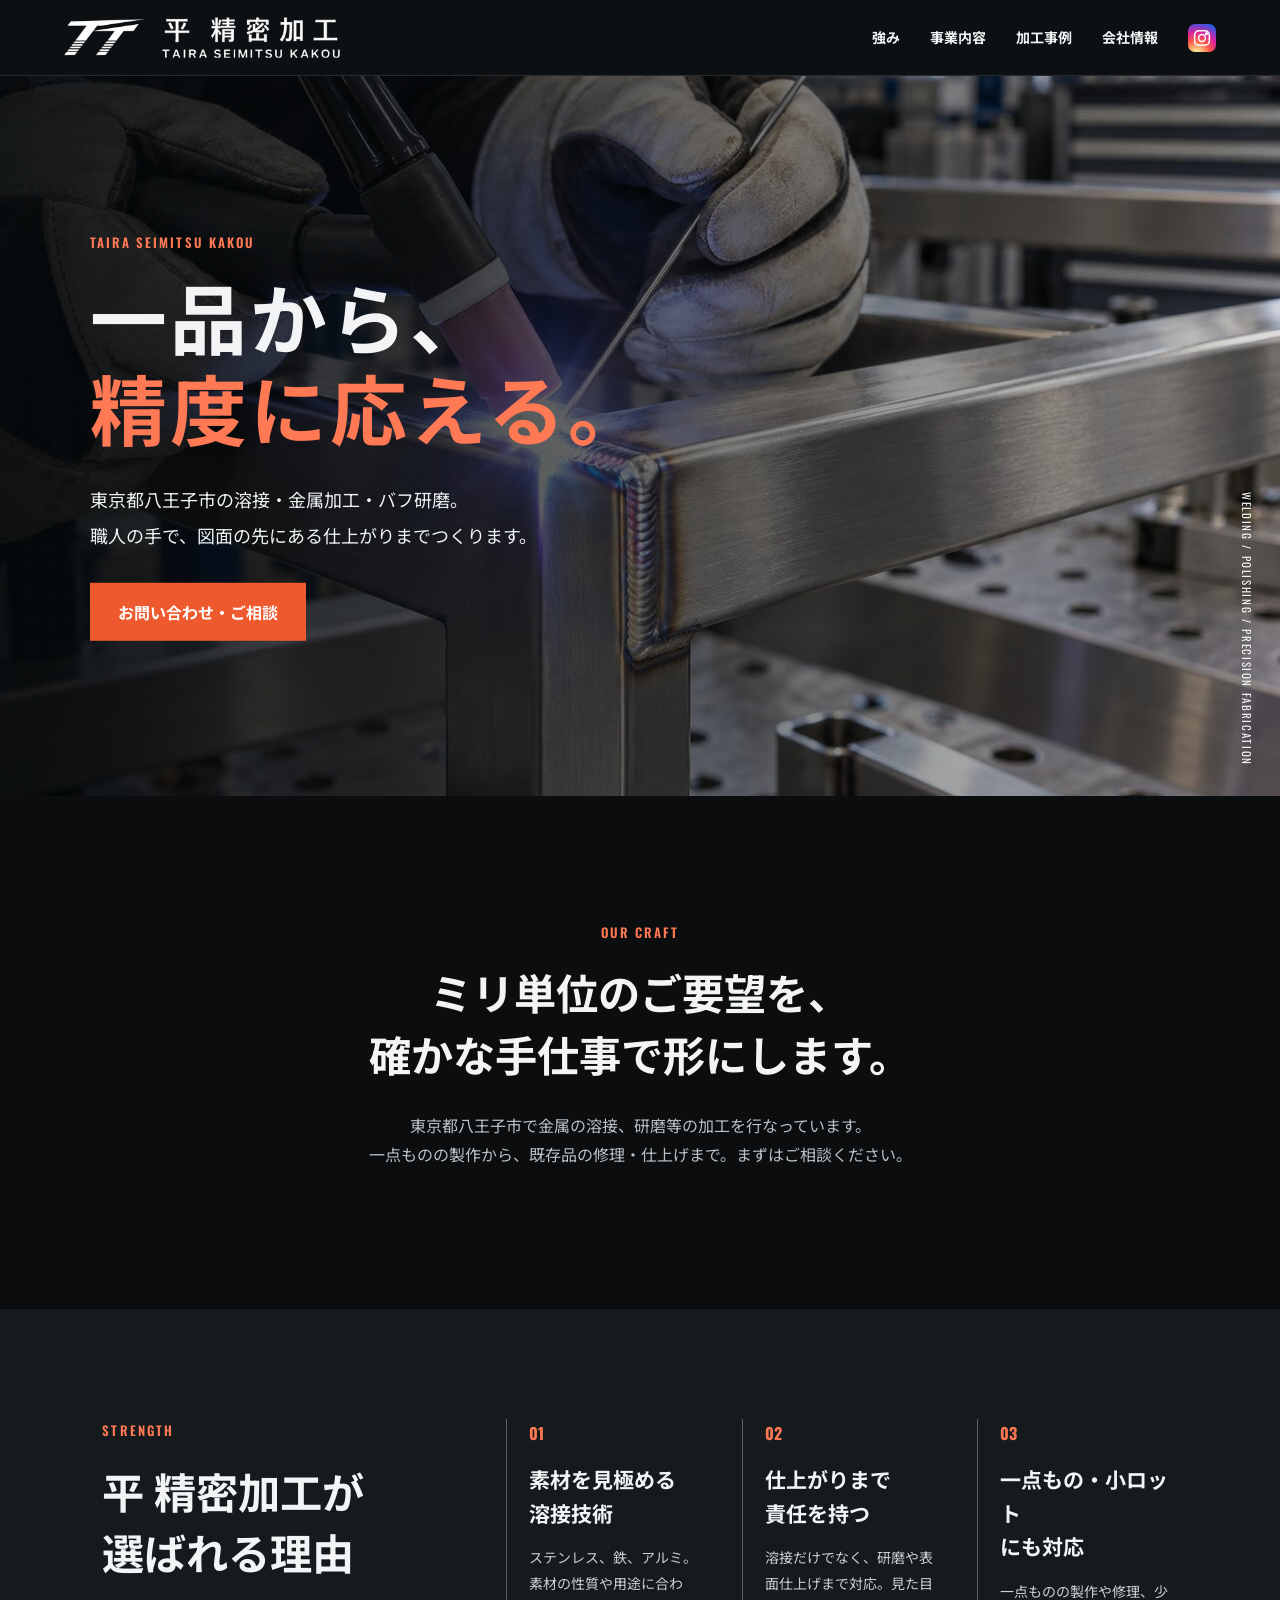
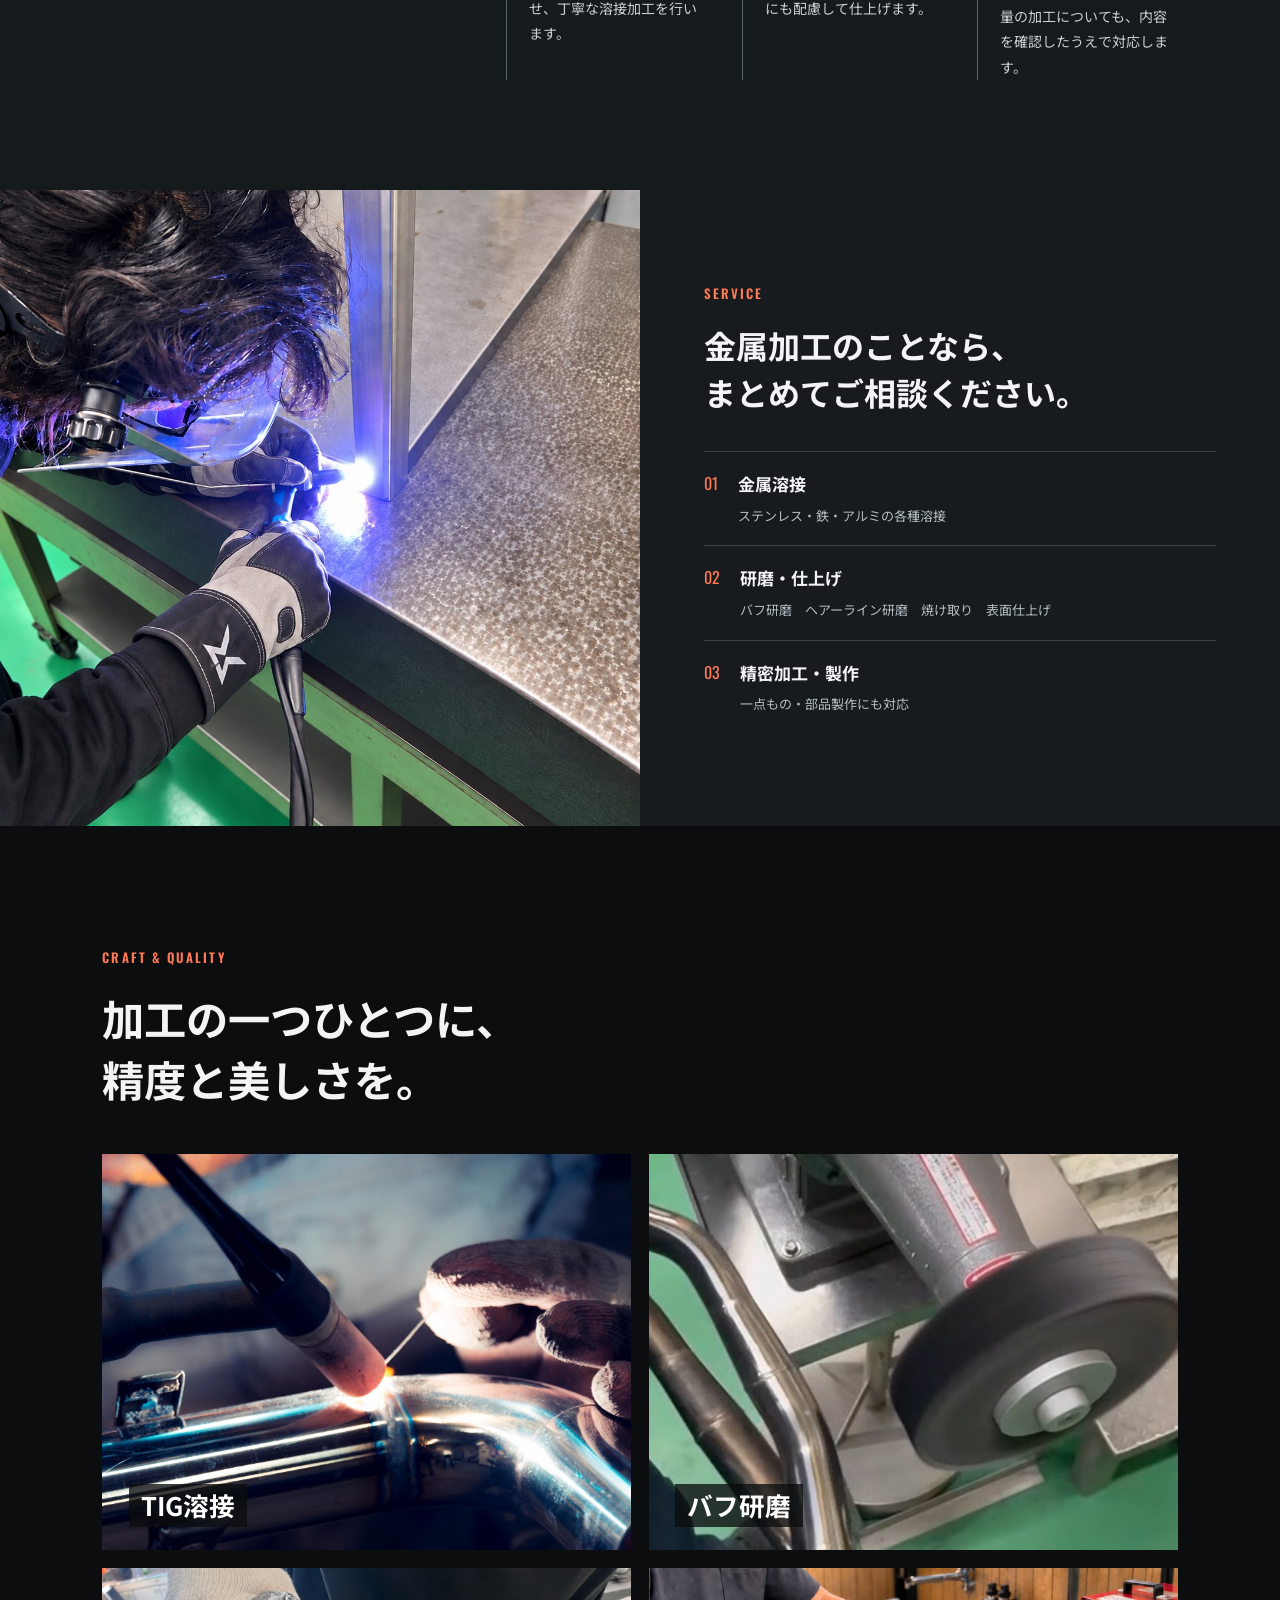
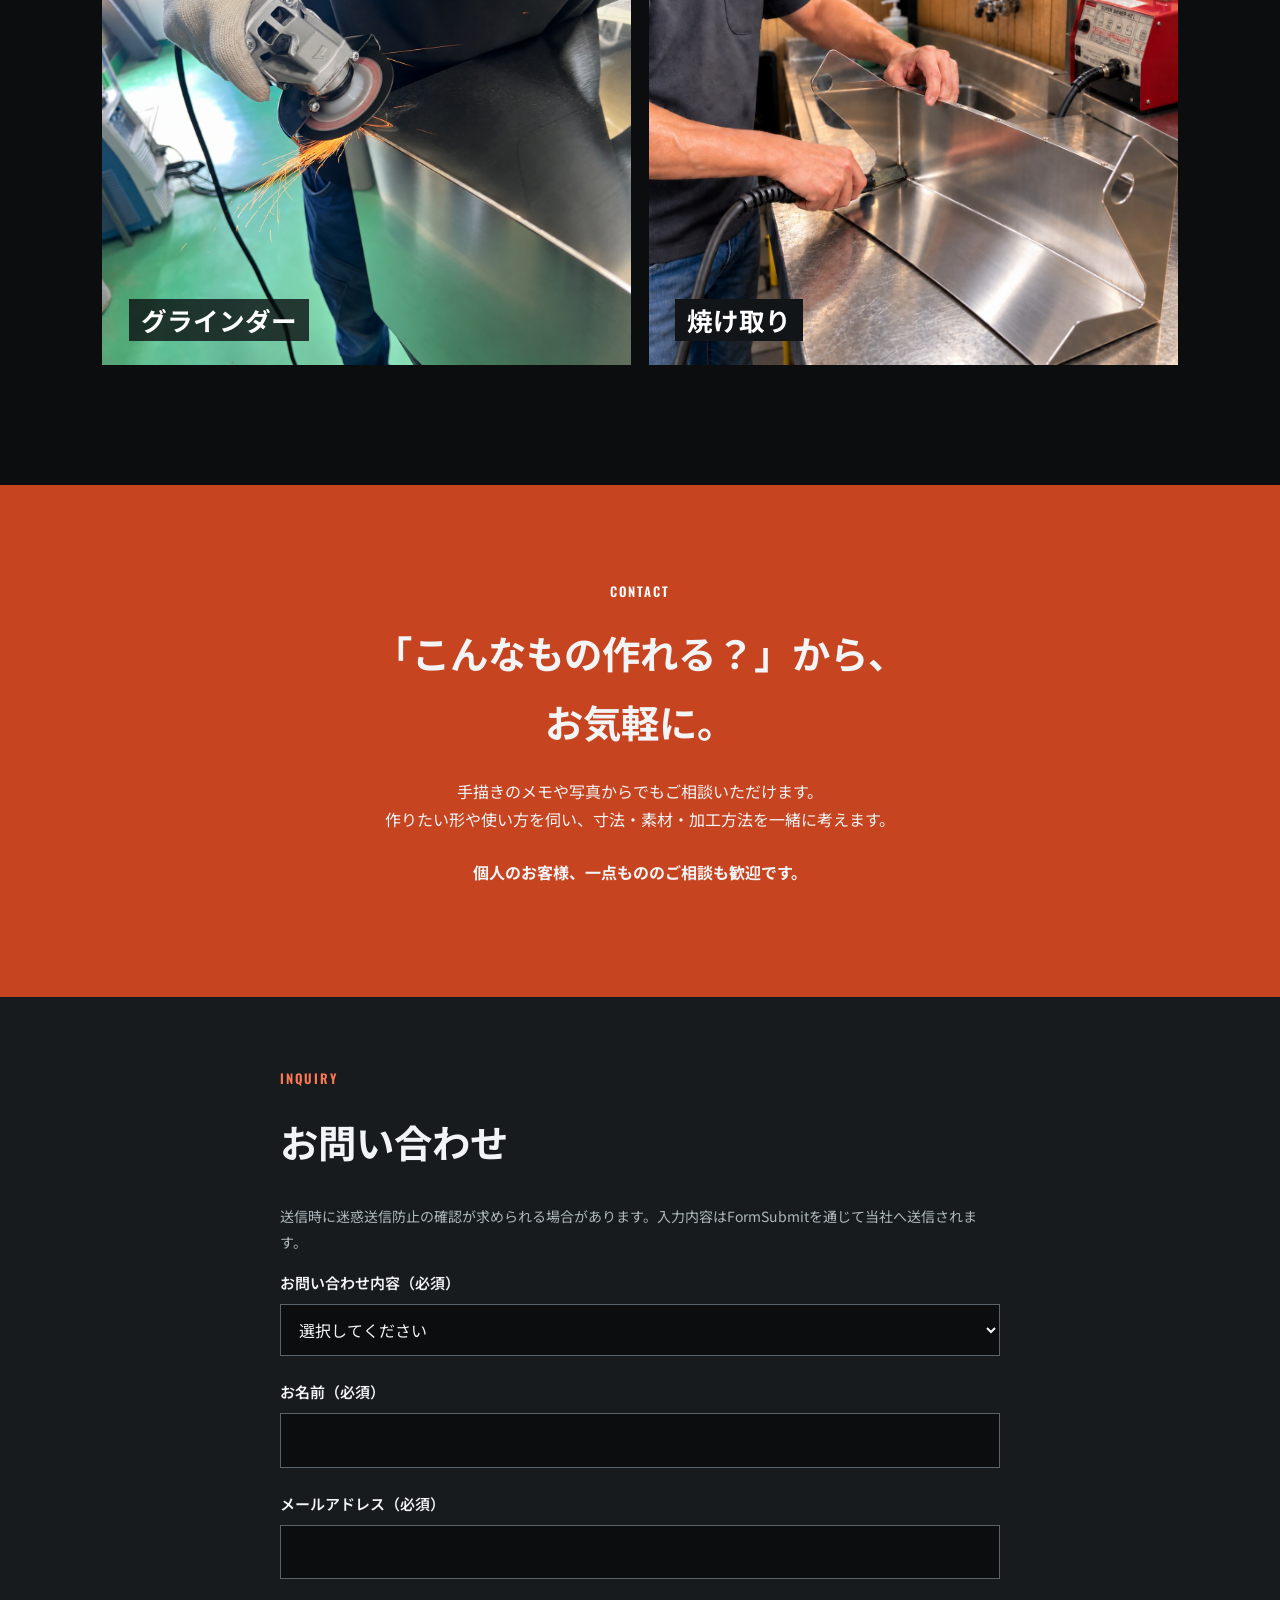
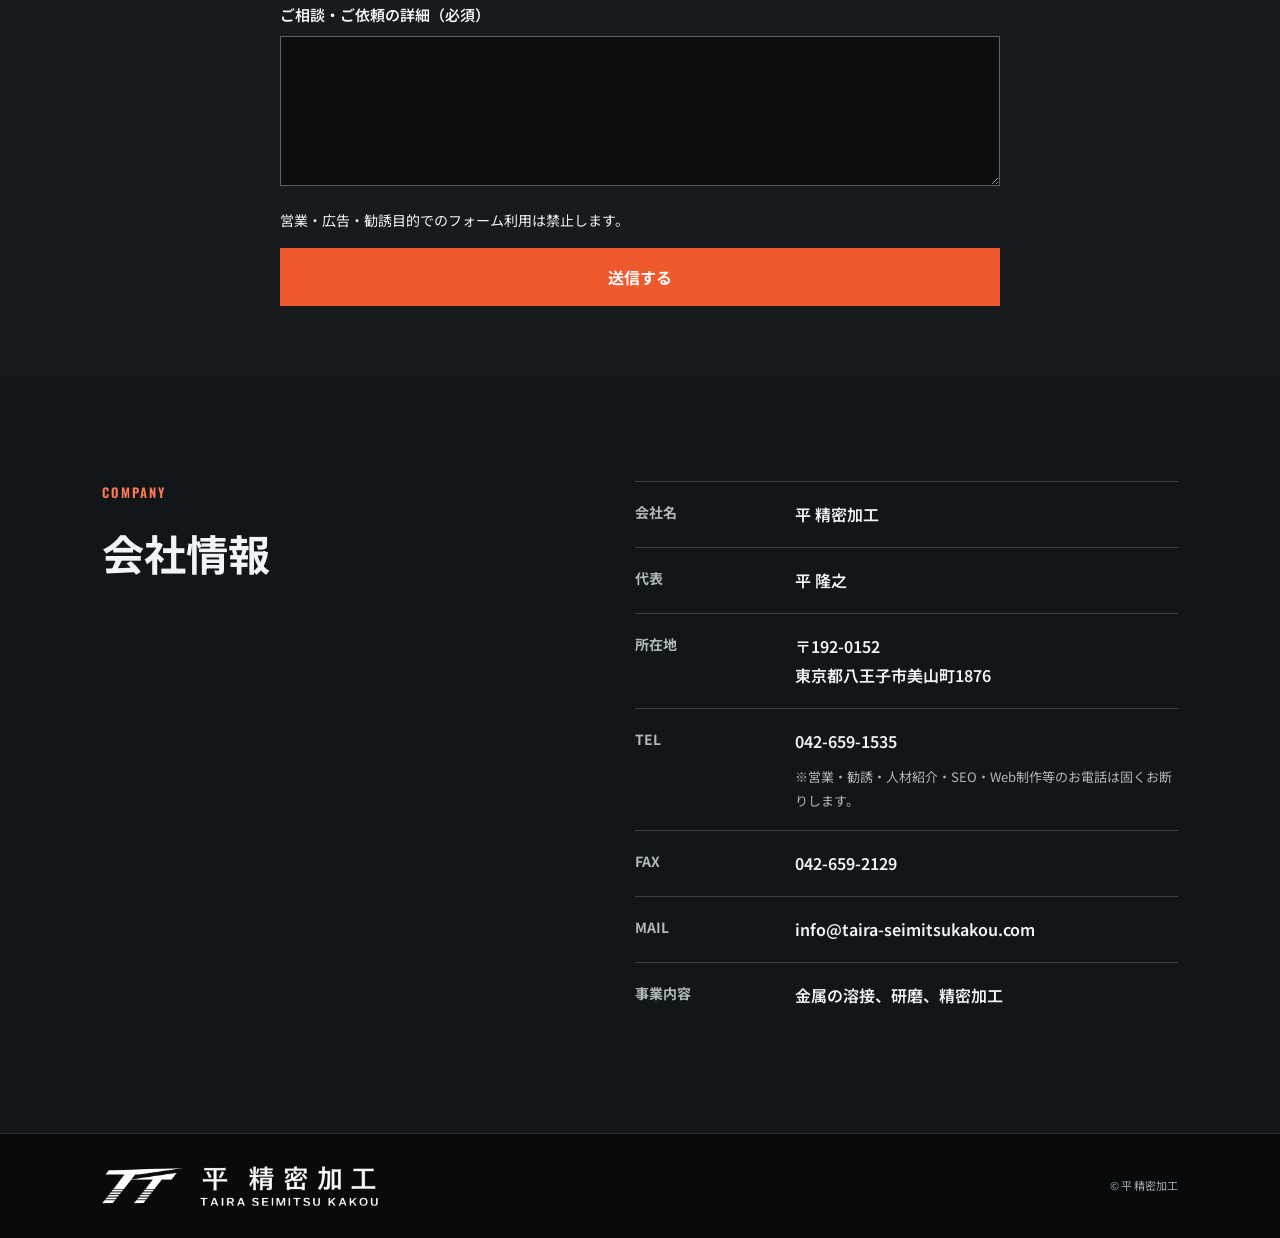
<file: index.html>
<!doctype html>
<html lang="ja">

<head>
  <meta charset="utf-8">
  <meta name="viewport" content="width=device-width, initial-scale=1">
  <meta name="description" content="東京都八王子市美山町の平精密加工。ステンレス・鉄・アルミの溶接、バフ研磨、焼け取り、金属部品の製作・修理に対応。個人のお客様、一点もの・小ロットも、手描きのメモや写真からご相談いただけます。">
  <title>八王子の溶接・金属加工・バフ研磨｜平精密加工</title>
  <link rel="canonical" href="https://taira-seimitsukakou.com/">
  <meta name="robots" content="index, follow">
  <meta property="og:type" content="website">
  <meta property="og:locale" content="ja_JP">
  <meta property="og:title" content="八王子の溶接・金属加工・バフ研磨｜平精密加工">
  <meta property="og:description" content="東京都八王子市美山町の平精密加工。ステンレス・鉄・アルミの溶接、バフ研磨、焼け取り、金属部品の製作・修理に対応。個人のお客様、一点もの・小ロットも、手描きのメモや写真からご相談いただけます。">
  <meta property="og:url" content="https://taira-seimitsukakou.com/">
  <meta property="og:image" content="https://taira-seimitsukakou.com/hero-welding.jpg">
  <script type="application/ld+json">
{
  "@context": "https://schema.org",
  "@type": "LocalBusiness",
  "@id": "https://taira-seimitsukakou.com/#business",
  "name": "平精密加工",
  "alternateName": "平 精密加工",
  "url": "https://taira-seimitsukakou.com/",
  "image": "https://taira-seimitsukakou.com/hero-welding.jpg",
  "telephone": "+81-42-659-1535",
  "email": "info@taira-seimitsukakou.com",
  "address": {
    "@type": "PostalAddress",
    "postalCode": "192-0152",
    "addressRegion": "東京都",
    "addressLocality": "八王子市",
    "streetAddress": "美山町1876",
    "addressCountry": "JP"
  },
  "description": "東京都八王子市美山町の平精密加工。ステンレス・鉄・アルミの溶接、バフ研磨、焼け取り、金属部品の製作・修理に対応。個人のお客様、一点もの・小ロットも、手描きのメモや写真からご相談いただけます。",
  "sameAs": [
    "https://www.instagram.com/taira.seimitukakou"
  ]
}
  </script>
  <link rel="preconnect" href="https://fonts.googleapis.com">
  <link rel="preconnect" href="https://fonts.gstatic.com" crossorigin>
  <link href="https://fonts.googleapis.com/css2?family=Noto+Sans+JP:wght@400;500;600;700;800&family=Noto+Serif+JP:wght@600;700&family=Oswald:wght@500;600&display=swap" rel="stylesheet">

  <style>
    :root {
      --black: #0b0d0f;
      --panel: #121619;
      --panel2: #171b1e;
      --line: #394247;
      --white: #f2f4f5;
      --gray: #aeb8bd;
      --orange: #ef592e;
      --orange2: #ff7955;
    }

    * { box-sizing: border-box; }
    html { scroll-behavior: smooth; }
    body {
      margin: 0;
      background: var(--black);
      color: var(--white);
      font-family: "Noto Sans JP", sans-serif;
      line-height: 1.8;
    }
    a { color: inherit; text-decoration: none; }

    .site-header {
      min-height: 76px;
      padding: 0 clamp(22px, 5vw, 78px);
      display: flex;
      align-items: center;
      justify-content: space-between;
      gap: 28px;
      background: #0d1012;
      border-bottom: 1px solid #262c30;
      position: relative;
      z-index: 20;
    }

    .brand {
      font-family: "Noto Serif JP", serif;
      font-size: 23px;
      font-weight: 700;
      letter-spacing: .14em;
      white-space: nowrap;
    }

    .site-nav {
      display: flex;
      align-items: center;
      gap: 30px;
      font-size: 14px;
      font-weight: 700;
    }

    .site-nav a { transition: .2s; }
    .site-nav a:hover { color: var(--orange2); }

    .instagram-link {
      display: inline-flex;
      align-items: center;
      justify-content: center;
      width: 28px;
      height: 28px;
      border-radius: 7px;
      background: radial-gradient(circle at 30% 107%, #fdf497 0 5%, #fd5949 38%, #d6249f 62%, #285aeb 90%);
      overflow: hidden;
      flex: 0 0 28px;
    }

    .instagram-link:hover {
      transform: translateY(-1px);
      filter: brightness(1.08);
    }

    .instagram-link svg {
      width: 20px;
      height: 20px;
      display: block;
      fill: none;
      stroke: #fff;
      stroke-width: 1.8;
      stroke-linecap: round;
      stroke-linejoin: round;
    }

    .hero {
      height: min(720px, calc(100vh - 76px));
      min-height: 560px;
      position: relative;
      overflow: hidden;
    }
    .hero > img {
      width: 100%;
      height: 100%;
      object-fit: cover;
      object-position: center;
      display: block;
    }
    .hero-shade {
      position: absolute;
      inset: 0;
      background: linear-gradient(90deg, rgba(5,8,10,.92) 0%, rgba(5,8,10,.65) 43%, rgba(5,8,10,.12) 100%);
    }
    .hero-copy {
      position: absolute;
      left: clamp(28px, 7vw, 135px);
      top: 50%;
      transform: translateY(-50%);
      max-width: 720px;
    }
    .eyebrow, .section-kicker {
      margin: 0 0 17px;
      font-family: "Oswald", sans-serif;
      font-size: 13px;
      font-weight: 600;
      letter-spacing: .16em;
      color: var(--orange2);
    }
    .hero h1 {
      margin: 0 0 28px;
      font-size: clamp(52px, 6vw, 90px);
      line-height: 1.18;
      letter-spacing: .04em;
    }
    .hero h1 em { color: #ff7955; font-style: normal; }
    .hero-text { margin: 0; font-size: 18px; line-height: 2; color: #f0f3f4; }
    .button {
      display: inline-block;
      margin-top: 30px;
      padding: 15px 28px;
      background: var(--orange);
      color: #fff;
      font-weight: 700;
      transition: .2s;
    }
    .button:hover { transform: translateY(-2px); }
    .hero-note {
      position: absolute;
      right: 24px;
      bottom: 30px;
      writing-mode: vertical-rl;
      font-family: "Oswald", sans-serif;
      font-size: 11px;
      letter-spacing: .15em;
    }

    .intro { padding: 125px 25px; text-align: center; }
    .intro h2, .section-heading h2, .works h2, .company h2 {
      margin: 0 0 27px;
      font-size: clamp(32px, 3.3vw, 49px);
      line-height: 1.45;
    }
    .intro > p:last-child { color: #b9c1c5; }

    .strength {
      padding: 110px clamp(25px, 8vw, 150px);
      display: grid;
      grid-template-columns: 32% 1fr;
      gap: 60px;
      background: #151a1d;
    }
    .strength-list { display: grid; grid-template-columns: repeat(3, 1fr); gap: 35px; }
    .strength-list article { padding-left: 22px; border-left: 1px solid #59646a; }
    .strength-list b { font-family: "Oswald", sans-serif; color: var(--orange2); }
    .strength-list h3 { margin: 15px 0; font-size: 21px; line-height: 1.6; }
    .strength-list p { margin: 0; color: #cbd0d2; font-size: 14px; }

    .service { min-height: 620px; display: grid; grid-template-columns: 1fr 1fr; }
    .service-image img {
      width: 100%;
      height: 100%;
      min-height: 470px;
      object-fit: cover;
      display: block;
    }
    .service-image { position: relative; overflow: hidden; }
    .service-image .tig-closeup { position: absolute; inset: 0; width: 100%; height: 100%; min-height: 0; object-fit: cover; object-position: center; }
    .service-copy { padding: 92px clamp(30px, 5vw, 82px); background: var(--panel2); }
    .service h2 { margin: 0 0 30px; font-size: clamp(30px, 2.5vw, 40px); line-height: 1.45; }
    .service-copy dl { margin: 36px 0 0; }
    .service-copy dl > div { display: flex; gap: 20px; padding: 17px 0; border-top: 1px solid #3b4449; }
    .service-copy dt { color: var(--orange2); font-family: "Oswald", sans-serif; }
    .service-copy dd { margin: 0; }
    .service-copy strong { display: block; font-size: 17px; }
    .service-copy span { color: #b4bec3; font-size: 13px; }

    .works { padding: 120px clamp(24px, 8vw, 150px); }
    .works-header { margin-bottom: 45px; }
    .gallery { display: grid; grid-template-columns: repeat(2, minmax(0, 1fr)); gap: 18px; }
    .gallery figure { margin: 0; position: relative; overflow: hidden; background: #171b1e; }
    .gallery-column { display: grid; gap: 18px; align-content: start; }
    .gallery-column figure { aspect-ratio: 4 / 3; }
    
    .gallery img {
      width: 100%;
      height: 100%;
      object-fit: contain;
      display: block;
      transition: transform .35s;
    }
    .gallery figure:hover img { transform: scale(1.03); }
    .gallery .tig-photo img { object-fit: cover; object-position: center 52%; }
    .gallery .buff-photo img { object-fit: cover; object-position: center 42%; }
    .gallery .grinder-photo img { object-fit: cover; }
    .gallery .tig-photo figcaption, .gallery .buff-photo figcaption, .gallery .grinder-photo figcaption, .gallery .yaketori-photo figcaption {
      position: absolute;
      left: 5%;
      bottom: 6%;
      padding: 2px 12px;
      background: rgba(11, 13, 15, .78);
      color: #fff;
      font-size: clamp(16px, 2vw, 28px);
      font-weight: 700;
      line-height: 1.5;
      pointer-events: none;
    }

    .gallery .yaketori-photo figcaption { background: #111518; }

    .contact { padding: 95px 25px; text-align: center; background: #c74420; }
    .contact .section-kicker { color: #fff; }
    .contact h2 { margin: 0 0 20px; font-size: clamp(30px, 3vw, 45px); }
    .contact p { margin: 0 0 15px; }
    .button-light {
      display: inline-block;
      margin-top: 22px;
      padding: 14px 27px;
      background: #fff;
      color: #111;
      font-weight: 700;
    }

    .contact .personal-welcome { margin-top: 24px; font-weight: 700; }

    .company {
      padding: 105px clamp(25px, 8vw, 150px);
      display: grid;
      grid-template-columns: 1fr 1.2fr;
      gap: 80px;
      background: var(--panel);
    }
    .company dl { margin: 0; }
    .company dl > div {
      display: grid;
      grid-template-columns: 140px 1fr;
      gap: 20px;
      padding: 18px 0;
      border-top: 1px solid var(--line);
    }
    .company dt { color: var(--gray); font-size: 14px; font-weight: 700; }
    .company dd { margin: 0; font-weight: 600; }
    .company a:hover { color: var(--orange2); }

    footer {
      padding: 32px clamp(25px, 8vw, 150px);
      display: flex;
      align-items: center;
      justify-content: space-between;
      gap: 30px;
      background: #080a0b;
      border-top: 1px solid #272d31;
    }
    .footer-brand {
      font-family: "Noto Serif JP", serif;
      font-size: 20px;
      font-weight: 700;
      letter-spacing: .14em;
    }
    footer small { color: #a6b0b4; font-size: 11px; }

    @media (max-width: 760px) {
      .site-header { padding: 16px 20px; display: block; }
      .brand { display: block; margin-bottom: 13px; font-size: 20px; }
      .site-nav { gap: 18px; overflow-x: auto; white-space: nowrap; font-size: 12px; padding-bottom: 4px; }
      .hero { height: 630px; min-height: 0; }
      .hero > img { object-position: 10% center; }
      .hero-copy { left: 24px; right: 24px; }
      .hero h1 { font-size: 47px; }
      .hero-text { font-size: 14px; }
      .hero-note { display: none; }
      .intro { padding: 78px 24px; }
      .strength { padding: 75px 25px; grid-template-columns: 1fr; gap: 45px; }
      .strength-list { grid-template-columns: 1fr; gap: 22px; }
      .service { grid-template-columns: 1fr; }
      .service-image { height: 390px; }
      .service-image img { min-height: 0; height: 390px; }
      .service-image .tig-closeup { height: 100%; }
      .service-copy { padding: 70px 25px; }
      .service h2 { font-size: 28px; }
      .works { padding: 78px 20px; }
      .gallery { display: block; }
      .gallery-column { display: block; }
      .gallery figure, .gallery .large, .gallery figure:not(.large) {
        height: auto;
        margin-bottom: 12px;
        aspect-ratio: 4 / 3;
      }
      .company { padding: 75px 24px; grid-template-columns: 1fr; gap: 25px; }
      .company dl > div { grid-template-columns: 92px 1fr; gap: 14px; }
      footer { display: block; padding: 28px 24px; }
      footer small { display: block; margin-top: 12px; }
    }
    /* Keep Japanese phrases intact on narrow screens. */
    .phrase { display: inline-block; white-space: nowrap; }
    @media (max-width: 760px) {
      .contact h2 { font-size: clamp(20px, 5.5vw, 30px); line-height: 1.5; }
      .contact p { font-size: clamp(13px, 3.6vw, 16px); }
      .contact h2 { font-size: clamp(18px, 5vw, 28px); }
      .contact p { overflow-wrap: normal; line-break: strict; text-wrap: pretty; }
    }

    .company dd { min-width: 0; overflow-wrap: anywhere; }
    .sales-phone-notice {
      margin: 10px 0 0;
      color: var(--gray);
      font-size: 13px;
      font-weight: 400;
      line-height: 1.8;
      overflow-wrap: anywhere;
    }
    .inquiry-section { padding: 70px clamp(24px, 8vw, 150px); background: var(--panel2); }
    .inquiry-inner { max-width: 720px; margin: 0 auto; }
    .inquiry-section h2 { margin: 0 0 28px; font-size: clamp(28px, 3vw, 40px); }
    .inquiry-form { display: grid; gap: 22px; }
    .inquiry-field { display: grid; gap: 8px; min-width: 0; }
    .inquiry-field label { font-size: 15px; font-weight: 600; }
    .inquiry-field input, .inquiry-field select, .inquiry-field textarea {
      box-sizing: border-box; width: 100%; min-width: 0; border: 1px solid #59646a;
      border-radius: 0; padding: 12px 14px; background: #0b0d0f;
      color: var(--white); font: inherit; font-size: 16px;
    }
    .inquiry-field textarea { resize: vertical; min-height: 150px; }
    .inquiry-field :focus-visible { outline: 2px solid var(--orange2); outline-offset: 3px; }
    .inquiry-policy { margin: 0 0 14px; font-size: 14px; line-height: 1.8; color: var(--white); overflow-wrap: anywhere; }
    .inquiry-submit { display: block; width: 100%; padding: 15px 28px; border: 0; background: var(--orange); color: #fff; font: inherit; font-weight: 700; }
    .inquiry-preview-note { color: var(--gray); font-size: 14px; }

    .contact .button-light { margin: 12px 6px 0; }
    .inquiry-submit { cursor: pointer; }
    .inquiry-submit:focus-visible { outline: 2px solid #fff; outline-offset: 3px; }
    .inquiry-submit:hover { background: #ce4620; }

    /* Supplied company logo: keep the mark and lettering in one image. */
    .brand { display: block; flex-shrink: 0; line-height: 0; }
    .brand-logo { display: block; width: clamp(210px, 27vw, 276px); max-width: 100%; height: auto; mix-blend-mode: screen; }
    .footer-brand { max-width: 100%; line-height: 0; }
    .footer-brand .brand-logo { width: 276px; }
    @media (max-width: 760px) {
      .brand-logo, .footer-brand .brand-logo { width: min(276px, 100%); }
    }

    /* Mobile layout: keep the headline legible and let content set the height. */
    @media (max-width: 760px) {
      .site-header { padding: 18px 20px 8px; }
      .brand { margin-bottom: 12px; }
      .brand-logo { width: min(276px, 100%); }
      .site-nav {
        justify-content: space-between;
        gap: 8px;
        overflow: visible;
        font-size: 12px;
        padding-bottom: 0;
      }
      .site-nav > a { display: inline-flex; align-items: center; min-height: 44px; }
      .site-nav .instagram-link { width: 32px; height: 32px; min-height: 32px; flex-basis: 32px; }
      .hero {
        height: auto;
        min-height: 520px;
        display: flex;
        align-items: center;
        padding: 56px 22px;
      }
      .hero > img { position: absolute; inset: 0; object-position: 24% center; }
      .hero-shade {
        background: linear-gradient(90deg, rgba(5,8,10,.87), rgba(5,8,10,.42)),
                    linear-gradient(0deg, rgba(5,8,10,.45), transparent 65%);
      }
      .hero-copy { position: relative; left: auto; right: auto; top: auto; transform: none; width: 100%; max-width: 540px; }
      .hero .eyebrow { margin-bottom: 22px; font-size: 12px; letter-spacing: .13em; }
      .hero h1 { margin-bottom: 24px; font-size: clamp(32px, 8.5vw, 54px); line-height: 1.4; letter-spacing: .01em; }
      .hero h1 em { display: inline-block; white-space: nowrap; }
      .hero-text { max-width: 34em; font-size: 15px; line-height: 1.9; line-break: strict; text-wrap: pretty; }
      .hero-text br { display: none; }
      .hero .button { display: flex; align-items: center; justify-content: center; width: 100%; max-width: 340px; min-height: 54px; margin-top: 28px; padding: 14px 18px; font-size: 16px; }
      .intro, .works { padding: 64px 22px; }
      .intro h2, .section-heading h2, .works h2, .company h2 { font-size: clamp(23px, 5.9vw, 34px); line-height: 1.6; margin-bottom: 22px; }
      .intro > p:last-child { text-align: left; font-size: 15px; line-height: 1.95; text-wrap: pretty; }
      .intro > p:last-child br { display: none; }
      .strength { padding: 64px 22px; gap: 24px; }
      .strength-list { gap: 28px; }
      .strength-list article { padding-left: 18px; }
      .strength-list h3 { margin: 10px 0; font-size: 20px; }
      .strength-list p { font-size: 15px; line-height: 1.9; }
      .service-image, .service-image img { height: clamp(240px, 72vw, 390px); }
      .service-copy { padding: 56px 22px; }
      .service h2 { font-size: clamp(22px, 5.6vw, 32px); line-height: 1.6; }
      .service-copy dl > div { gap: 14px; }
      .service-copy dd { min-width: 0; }
      .service-copy span { font-size: 14px; line-height: 1.9; }
      .works-header { margin-bottom: 28px; }
      .gallery figcaption { font-size: 18px; }
      .contact { padding: 56px 22px; }
      .contact h2 { font-size: clamp(18px, 4.9vw, 28px); line-height: 1.6; }
      .contact p { font-size: 15px; line-height: 1.95; text-wrap: pretty; }
      .contact p br { display: none; }
      .inquiry-section { padding: 56px 22px; }
      .inquiry-section h2 { font-size: 28px; margin-bottom: 22px; }
      .inquiry-preview-note { line-height: 1.9; }
      .company { padding: 56px 22px; }
      .company dl > div { grid-template-columns: 64px minmax(0, 1fr); gap: 12px; }
      .company dd { font-size: 14px; }
      .company a[href^="tel:"] { display: inline-flex; align-items: center; min-height: 44px; margin-top: -8px; margin-bottom: -8px; font-size: 17px; }
      footer { padding: 28px 22px; }
    }
  </style>
</head>

<body>
  <header class="site-header">
    <a class="brand" href="#top"><img class="brand-logo" src="taira-brand-logo.png" alt="平精密加工" width="1736" height="252" decoding="async"></a>
    <nav class="site-nav" aria-label="メインメニュー">
      <a href="#strength">強み</a>
      <a href="#service">事業内容</a>
      <a href="#works">加工事例</a>
      <a href="#company">会社情報</a>
      <a class="instagram-link" href="https://www.instagram.com/taira.seimitukakou" target="_blank" rel="noopener noreferrer" aria-label="Instagram" title="Instagram">
        <svg viewBox="0 0 24 24" aria-hidden="true">
          <rect x="3.2" y="3.2" width="17.6" height="17.6" rx="5.1"></rect>
          <circle cx="12" cy="12" r="4.1"></circle>
          <circle cx="17.4" cy="6.8" r="1"></circle>
        </svg>
      </a>
    </nav>
  </header>

  <main id="top">
    <section class="hero">
      <img src="hero-welding.jpg" alt="平精密加工の溶接作業">
      <div class="hero-shade"></div>
      <div class="hero-copy">
        <p class="eyebrow">TAIRA SEIMITSU KAKOU</p>
        <h1>一品から、<br><em>精度に応える。</em></h1>
        <p class="hero-text">
          東京都八王子市の溶接・金属加工・バフ研磨。<br>
          職人の手で、図面の先にある仕上がりまでつくります。
        </p>
        <a class="button" href="#inquiry">お問い合わせ・ご相談</a>
      </div>
      <div class="hero-note">WELDING / POLISHING / PRECISION FABRICATION</div>
    </section>

    <section class="intro">
      <p class="section-kicker">OUR CRAFT</p>
      <h2>ミリ単位のご要望を、<br>確かな手仕事で形にします。</h2>
      <p>
        東京都八王子市で金属の溶接、研磨等の加工を行なっています。<br>
        一点ものの製作から、既存品の修理・仕上げまで。まずはご相談ください。
      </p>
    </section>

    <section class="strength" id="strength">
      <div class="section-heading">
        <p class="section-kicker">STRENGTH</p>
        <h2>平 精密加工が<br>選ばれる理由</h2>
      </div>
      <div class="strength-list">
        <article>
          <b>01</b>
          <h3>素材を見極める<br>溶接技術</h3>
          <p>ステンレス、鉄、アルミ。素材の性質や用途に合わせ、丁寧な溶接加工を行います。</p>
        </article>
        <article>
          <b>02</b>
          <h3>仕上がりまで<br>責任を持つ</h3>
          <p>溶接だけでなく、研磨や表面仕上げまで対応。見た目にも配慮して仕上げます。</p>
        </article>
        <article>
          <b>03</b>
          <h3>一点もの・小ロット<br>にも対応</h3>
          <p>一点ものの製作や修理、少量の加工についても、内容を確認したうえで対応します。</p>
        </article>
      </div>
    </section>

    <section class="service" id="service">
      <div class="service-image">
        <img class="tig-closeup" src="tig-welding-labeled.jpg" alt="職人が金属部品をTIG溶接する作業">
      </div>
      <div class="service-copy">
        <p class="section-kicker">SERVICE</p>
        <h2>金属加工のことなら、<br>まとめてご相談ください。</h2>
        <dl>
          <div><dt>01</dt><dd><strong>金属溶接</strong><span>ステンレス・鉄・アルミの各種溶接</span></dd></div>
          <div><dt>02</dt><dd><strong>研磨・仕上げ</strong><span>バフ研磨　ヘアーライン研磨　焼け取り　表面仕上げ</span></dd></div>
          <div><dt>03</dt><dd><strong>精密加工・製作</strong><span>一点もの・部品製作にも対応</span></dd></div>
        </dl>
      </div>
    </section>

    <section class="works" id="works">
      <div class="works-header">
        <p class="section-kicker">CRAFT &amp; QUALITY</p>
        <h2>加工の一つひとつに、<br>精度と美しさを。</h2>
      </div>
      <div class="gallery">
        <div class="gallery-column">
          <figure class="tig-photo"><img src="service-tig-pipe.png" alt="金属パイプのTIG溶接作業"><figcaption>TIG溶接</figcaption></figure>
          <figure class="grinder-photo"><img src="grinder-work-clean.png" alt="グラインダーで金属を加工する作業"><figcaption>グラインダー</figcaption></figure>
        </div>
        <div class="gallery-column">
          <figure class="buff-photo"><img src="buff-polishing-work.jpg" alt="曲げた金属パイプのバフ研磨作業"><figcaption>バフ研磨</figcaption></figure>
          <figure class="yaketori-photo"><img src="yaketori-work.jpg" alt="ステンレス部品の焼け取り作業"><figcaption>焼け取り</figcaption></figure>
        </div>
      </div>
    </section>

    <section class="contact" id="personal-consultation" aria-labelledby="personal-consultation-heading">
      <p class="section-kicker">CONTACT</p>
      <h2 id="personal-consultation-heading"><span class="phrase">「こんなもの作れる？」から、</span><br><span class="phrase">お気軽に。</span></h2>
      <p>手描きのメモや写真からでもご相談いただけます。<br>
        作りたい形や使い方を伺い、寸法・素材・加工方法を一緒に考えます。</p>
      <p class="personal-welcome">個人のお客様、一点もののご相談も歓迎です。</p>
    </section>

    <section class="inquiry-section" id="inquiry" aria-labelledby="inquiry-heading">
      <div class="inquiry-inner">
        <p class="section-kicker">INQUIRY</p>
        <h2 id="inquiry-heading">お問い合わせ</h2>
        <p class="inquiry-preview-note">送信時に迷惑送信防止の確認が求められる場合があります。入力内容はFormSubmitを通じて当社へ送信されます。</p>
        <form class="inquiry-form" action="https://formsubmit.co/info@taira-seimitsukakou.com" method="POST" aria-describedby="inquiry-policy">
          <input type="hidden" name="_subject" value="【平精密加工HP】お問い合わせ">
          <input type="hidden" name="_template" value="table">
          <input type="hidden" name="_next" value="https://taira-seimitsukakou.com/thanks.html">
          <input type="text" name="_honey" style="display:none" tabindex="-1" autocomplete="off" aria-hidden="true">
          <div class="inquiry-field">
            <label for="inquiry-category">お問い合わせ内容（必須）</label>
            <select id="inquiry-category" name="お問い合わせ内容" required>
              <option value="">選択してください</option>
              <option value="加工の相談">加工の相談</option>
              <option value="見積依頼">見積依頼</option>
              <option value="既存のお客様">既存のお客様</option>
              <option value="その他">その他</option>
            </select>
          </div>
          <div class="inquiry-field">
            <label for="inquiry-name">お名前（必須）</label>
            <input id="inquiry-name" name="name" autocomplete="name" maxlength="100" required>
          </div>
          <div class="inquiry-field">
            <label for="inquiry-email">メールアドレス（必須）</label>
            <input type="email" id="inquiry-email" name="email" autocomplete="email" maxlength="254" required>
          </div>
          <div class="inquiry-field">
            <label for="inquiry-message">ご相談・ご依頼の詳細（必須）</label>
            <textarea id="inquiry-message" name="ご相談・ご依頼の詳細" maxlength="5000" required></textarea>
          </div>
          <div>
            <p class="inquiry-policy" id="inquiry-policy">営業・広告・勧誘目的でのフォーム利用は禁止します。</p>
            <button class="inquiry-submit" type="submit">送信する</button>
          </div>
        </form>
      </div>
    </section>

    

    <section class="company" id="company">
      <div>
        <p class="section-kicker">COMPANY</p>
        <h2>会社情報</h2>
      </div>
      <dl>
        <div><dt>会社名</dt><dd>平 精密加工</dd></div>
        <div><dt>代表</dt><dd>平 隆之</dd></div>
        <div><dt>所在地</dt><dd>〒192-0152<br>東京都八王子市美山町1876</dd></div>
        <div><dt>TEL</dt><dd><a href="tel:0426591535">042-659-1535</a><p class="sales-phone-notice">※営業・勧誘・人材紹介・SEO・Web制作等のお電話は固くお断りします。</p></dd></div>
        <div><dt>FAX</dt><dd>042-659-2129</dd></div>
        <div><dt>MAIL</dt><dd><a href="mailto:info@taira-seimitsukakou.com">info@taira-seimitsukakou.com</a></dd></div>
        <div><dt>事業内容</dt><dd>金属の溶接、研磨、精密加工</dd></div>
      </dl>
    </section>
  </main>

  <footer>
    <div class="footer-brand"><img class="brand-logo" src="taira-brand-logo.png" alt="平精密加工" width="1736" height="252" decoding="async"></div>
    <small>© 平 精密加工</small>
  </footer>
</body>
</html>
</file>
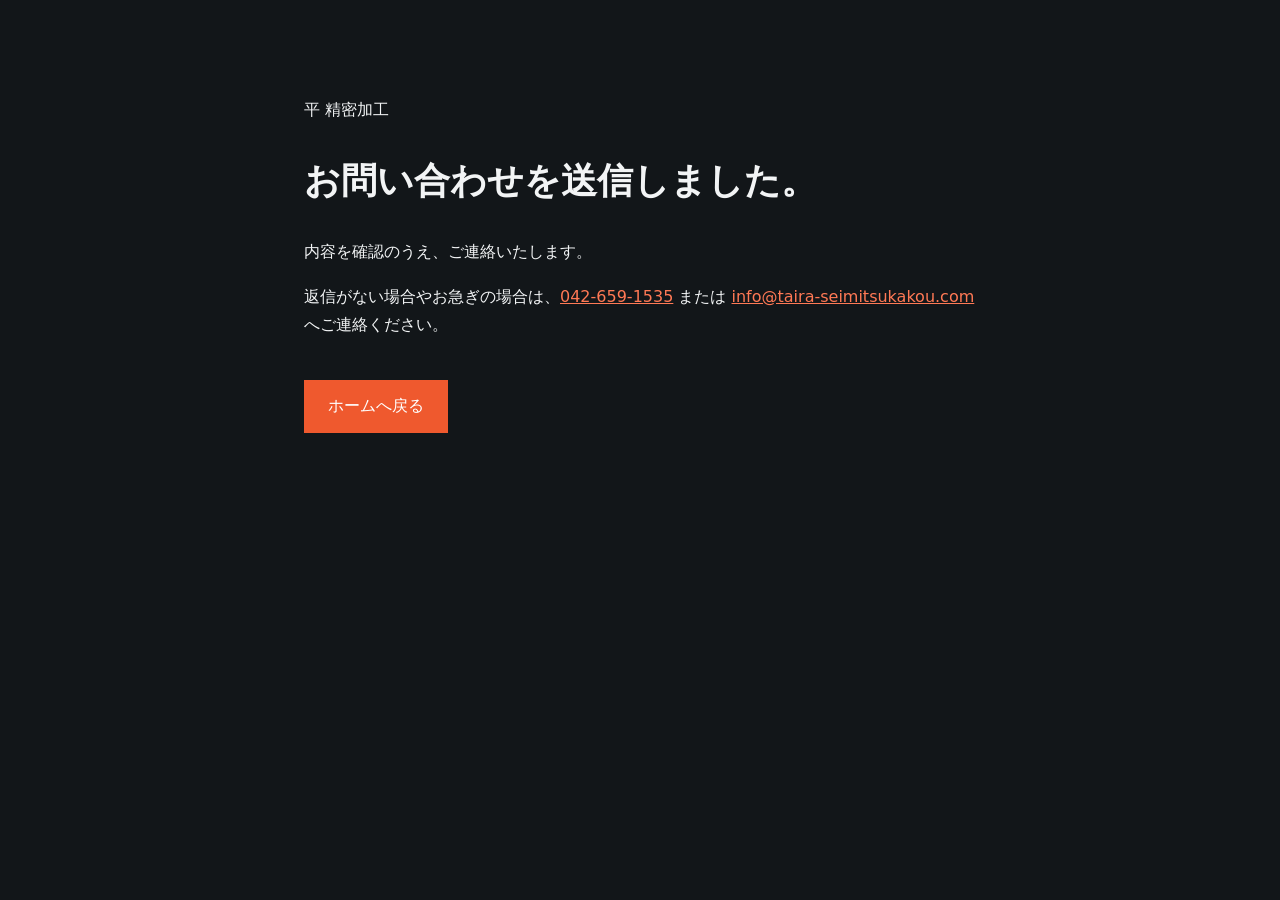
<file: thanks.html>
<!doctype html>
<html lang="ja"><head><meta charset="utf-8"><meta name="viewport" content="width=device-width,initial-scale=1"><meta name="robots" content="noindex"><title>お問い合わせ送信完了｜平精密加工</title><style>*{box-sizing:border-box}body{margin:0;background:#121619;color:#f2f4f5;font-family:system-ui,sans-serif;line-height:1.8}main{max-width:720px;margin:auto;padding:80px 24px}h1{font-size:clamp(24px,5vw,36px)}a{color:#ff7955;overflow-wrap:anywhere}.home{display:inline-block;margin-top:24px;background:#ef592e;color:white;padding:12px 24px;text-decoration:none}</style></head><body><main><p>平 精密加工</p><h1>お問い合わせを送信しました。</h1><p>内容を確認のうえ、ご連絡いたします。</p><p>返信がない場合やお急ぎの場合は、<a href="tel:0426591535">042-659-1535</a> または <a href="mailto:info@taira-seimitsukakou.com">info@taira-seimitsukakou.com</a> へご連絡ください。</p><a class="home" href="/">ホームへ戻る</a></main></body></html>
</file>
